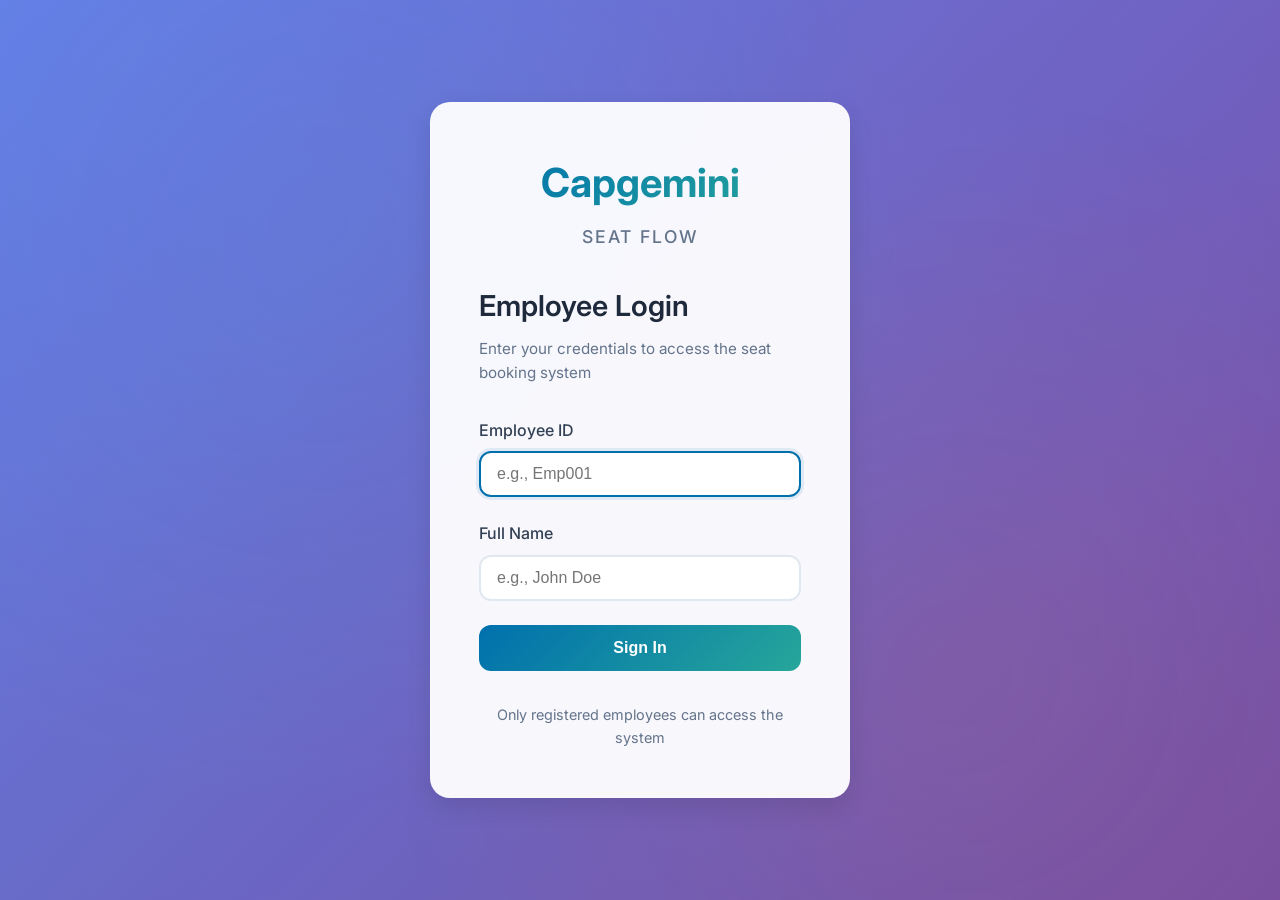
<file: index.html>
<!DOCTYPE html>
<html lang="en">
<head>
    <meta charset="UTF-8">
    <meta name="viewport" content="width=device-width, initial-scale=1.0">
    <title>Capgemini Seat Flow - Employee Login</title>
    <link rel="stylesheet" href="style1.css">
    <link href="https://fonts.googleapis.com/css2?family=Inter:wght@300;400;500;600;700&display=swap" rel="stylesheet">
</head>
<body>
    <div class="container">
        <div class="login-card">
            <div class="brand-header">
                <div class="capgemini-logo">
                    <h1>Capgemini</h1>
                    <span>Seat Flow</span>
                </div>
            </div>
            
            <form id="loginForm" class="login-form">
                <h2>Employee Login</h2>
                <p class="subtitle">Enter your credentials to access the seat booking system</p>
                
                <div class="form-group">
                    <label for="empId">Employee ID</label>
                    <input type="text" id="empId" placeholder="e.g., Emp001" required>
                </div>
                
                <div class="form-group">
                    <label for="empName">Full Name</label>
                    <input type="text" id="empName" placeholder="e.g., John Doe" required>
                </div>
                
                <button type="submit" class="login-btn">
                    <span>Sign In</span>
                    <div class="btn-shimmer"></div>
                </button>
                
                <div id="errorMessage" class="error-message"></div>
            </form>
            
            <div class="login-footer">
                <p>Only registered employees can access the system</p>
            </div>
        </div>
    </div>
    
    <script src="login.js"></script>
</body>
</html>
</file>
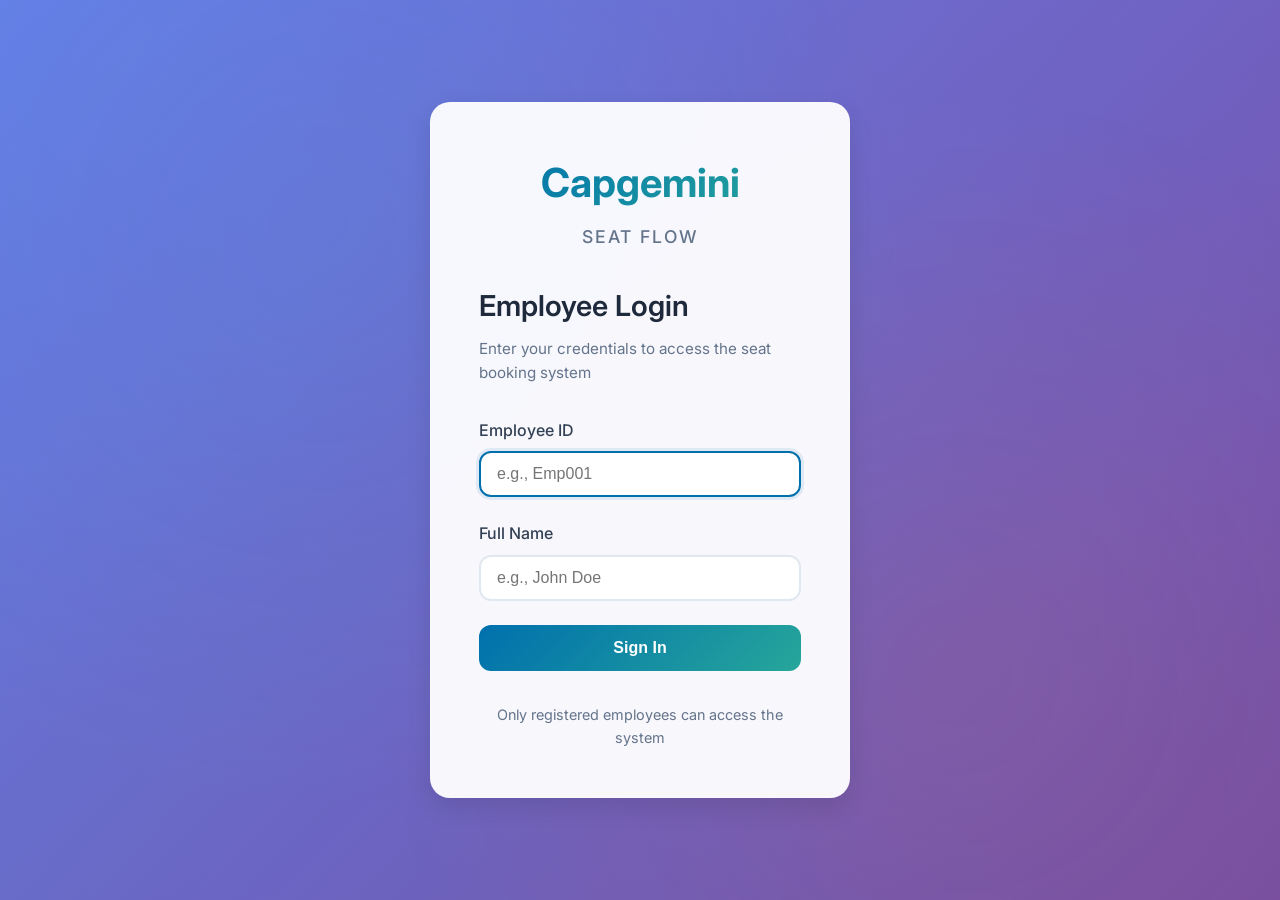
<file: booked.html>
<!DOCTYPE html>
<html lang="en">
<head>
    <meta charset="UTF-8">
    <meta name="viewport" content="width=device-width, initial-scale=1.0">
    <title>Capgemini Seat Flow - My Bookings</title>
    <link rel="stylesheet" href="style1.css">
    <link href="https://fonts.googleapis.com/css2?family=Inter:wght@300;400;500;600;700&display=swap" rel="stylesheet">
</head>
<body>
    <div class="bookings-container">
        <header class="dashboard-header">
            <div class="brand-header">
                <div class="capgemini-logo">
                    <h1>Capgemini</h1>
                    <span>My Bookings</span>
                </div>
            </div>
            <div class="user-info">
                <span id="welcomeUser">Welcome, Employee</span>
                <button onclick="goToDashboard()" class="back-btn">← Dashboard</button>
            </div>
        </header>
        
        <main class="bookings-main">
            <div class="bookings-header">
                <h2>Your Booking History</h2>
                <p>View all your past and current seat bookings</p>
            </div>
            
            <div class="bookings-content">
                <div class="current-booking" id="currentBooking">
                    <!-- Current booking will be displayed here -->
                </div>
                
                <div class="booking-history">
                    <h3>Booking History</h3>
                    <div class="bookings-table-container">
                        <table class="bookings-table">
                            <thead>
                                <tr>
                                    <th>Date</th>
                                    <th>Seat Number</th>
                                    <th>Department</th>
                                    <th>Status</th>
                                </tr>
                            </thead>
                            <tbody id="bookingHistory">
                                <!-- Booking history will be populated by JavaScript -->
                            </tbody>
                        </table>
                    </div>
                </div>
                
                <div class="no-bookings" id="noBookings" style="display: none;">
                    <div class="empty-state">
                        <div class="empty-icon">📅</div>
                        <h3>No Bookings Found</h3>
                        <p>You haven't made any seat bookings yet.</p>
                        <button onclick="goToSeating()" class="action-btn primary">Book Your First Seat</button>
                    </div>
                </div>
            </div>
        </main>
    </div>
    
    <script src="booked.js"></script>
</body>
</html>
</file>
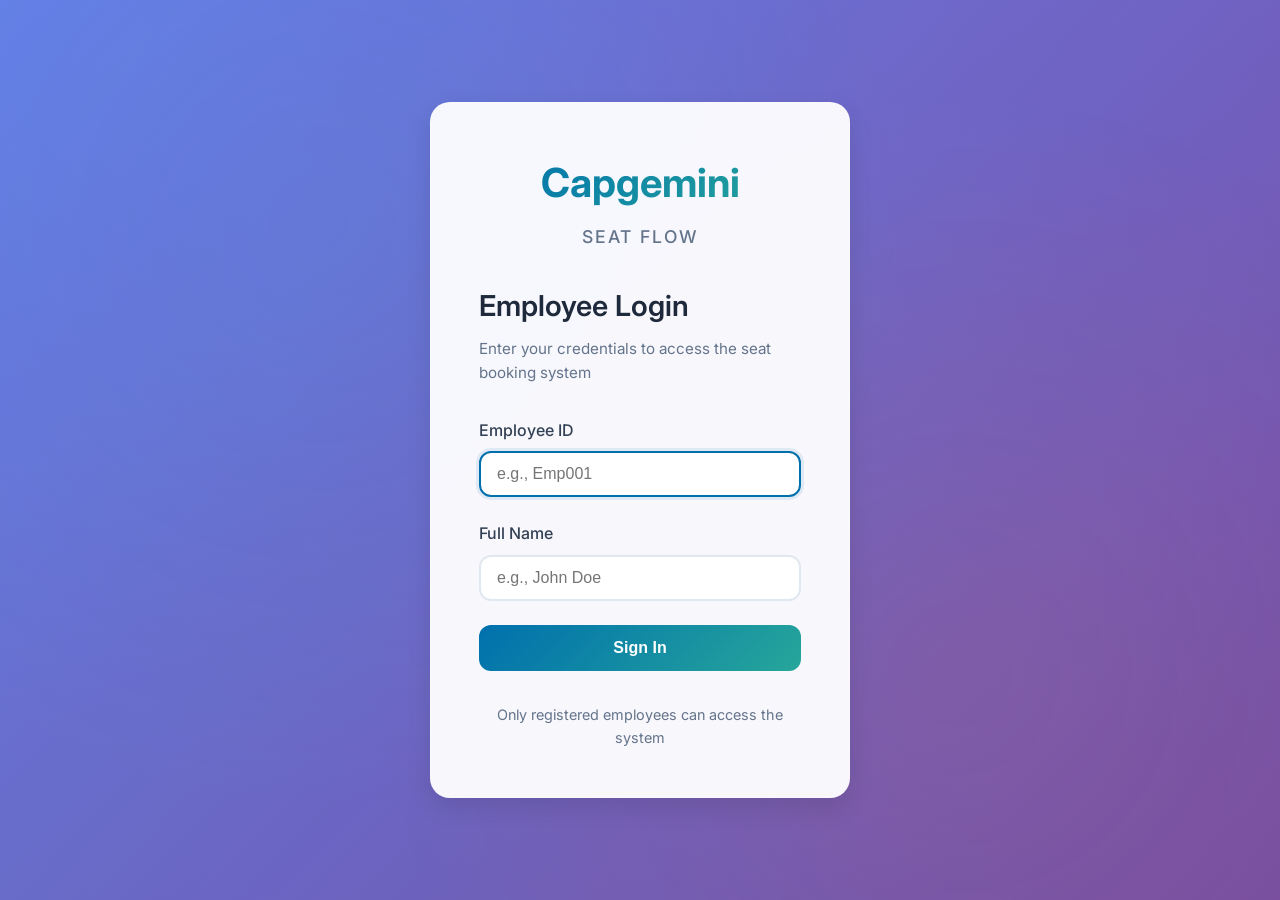
<file: seating.html>
<!DOCTYPE html>
<html lang="en">
<head>
    <meta charset="UTF-8">
    <meta name="viewport" content="width=device-width, initial-scale=1.0">
    <title>Capgemini Seat Flow - Book a Seat</title>
    <link rel="stylesheet" href="style1.css">
    <link href="https://fonts.googleapis.com/css2?family=Inter:wght@300;400;500;600;700&display=swap" rel="stylesheet">
</head>
<body>
    <div class="seating-container">
        <header class="dashboard-header">
            <div class="brand-header">
                <div class="capgemini-logo">
                    <h1>Capgemini</h1>
                    <span>Seat Booking</span>
                </div>
            </div>
            <div class="user-info">
                <span id="welcomeUser">Welcome, Employee</span>
                <button onclick="goToDashboard()" class="back-btn">← Dashboard</button>
            </div>
        </header>
        
        <main class="seating-main">
            <div class="seating-header">
                <h2>Select Your Seat</h2>
                <p class="current-date" id="currentDate"></p>
            </div>
            
            <div class="legend">
                <div class="legend-item">
                    <div class="legend-color dcc"></div>
                    <span>DCC (Seats 23-26)</span>
                </div>
                <div class="legend-item">
                    <div class="legend-color bread"></div>
                    <span>BREAD (Seats 27-29, 38-43)</span>
                </div>
                <div class="legend-item">
                    <div class="legend-color solutions"></div>
                    <span>Solutions (Seats 30-37)</span>
                </div>
                <div class="legend-item">
                    <div class="legend-color cap360"></div>
                    <span>Cap360 (Seats 44-47)</span>
                </div>
                <div class="legend-item">
                    <div class="legend-color booked"></div>
                    <span>Booked</span>
                </div>
            </div>
            
            <div class="seat-grid" id="seatGrid">
                <!-- Seats will be generated by JavaScript -->
            </div>
            
            <div class="booking-info" id="bookingInfo">
                <p></p>
            </div>

            <div class="waitlist-button">
                <button class="" id="waitlist" onclick="addToWaitingList()">
                    Wailist
                </button>
            </div>
        </main>
    </div>
    
    <!-- Tooltip -->
    <div id="tooltip" class="tooltip"></div>
    
    <!-- Confirmation Modal -->
    <div id="confirmModal" class="modal">
        <div class="modal-content">
            <h3>Confirm Booking</h3>
            <p id="confirmText">Do you want to book this seat?</p>
            <div class="modal-actions">
                <button onclick="closeModal()" class="btn-cancel">Cancel</button>
                <button onclick="confirmBooking()" class="btn-confirm">Confirm</button>
            </div>
        </div>
    </div>
    
    <script src="seating.js"></script>
</body>
</html>
</file>
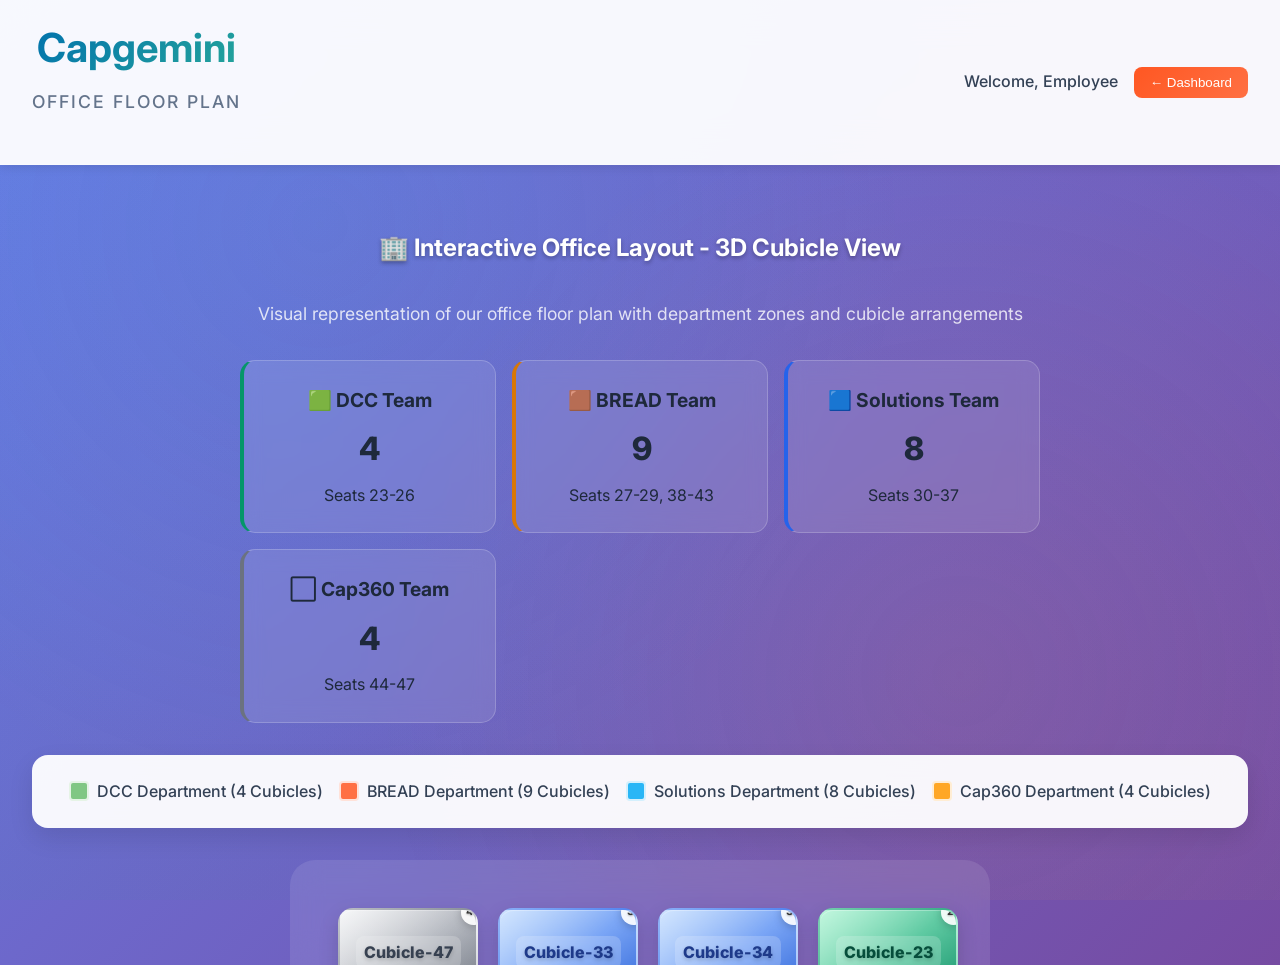
<file: tools_seating.html>
<!DOCTYPE html>
<html lang="en">
<head>
    <meta charset="UTF-8">
    <meta name="viewport" content="width=device-width, initial-scale=1.0">
    <title>Capgemini Seat Flow - Office Layout</title>
    <link rel="stylesheet" href="style1.css">
    <link href="https://fonts.googleapis.com/css2?family=Inter:wght@300;400;500;600;700&display=swap" rel="stylesheet">
    <style>
        .static-seat {
            cursor: default !important;
            opacity: 0.9;
        }
        
        .static-seat:hover {
            transform: translateY(-3px) rotateX(2deg) scale(1.02);
        }
        
        .cubicle-info {
            position: absolute;
            top: -10px;
            right: -10px;
            width: 25px;
            height: 25px;
            background: rgba(255, 255, 255, 0.9);
            border-radius: 50%;
            display: flex;
            align-items: center;
            justify-content: center;
            font-size: 0.7rem;
            font-weight: 700;
            color: #333;
            box-shadow: 0 2px 8px rgba(0, 0, 0, 0.2);
        }
        
        .office-layout-title {
            text-align: center;
            margin: 2rem 0;
            font-size: 1.5rem;
            font-weight: 700;
            color: #fff;
            text-shadow: 0 2px 4px rgba(0, 0, 0, 0.3);
        }
        
        .layout-description {
            text-align: center;
            color: rgba(255, 255, 255, 0.8);
            margin-bottom: 2rem;
            font-size: 1.1rem;
        }
        
        .department-stats {
            display: grid;
            grid-template-columns: repeat(auto-fit, minmax(200px, 1fr));
            gap: 1rem;
            margin: 2rem auto;
            max-width: 800px;
        }
        
        .dept-card {
            background: rgba(255, 255, 255, 0.1);
            padding: 1.5rem;
            border-radius: 15px;
            backdrop-filter: blur(10px);
            text-align: center;
            border: 1px solid rgba(255, 255, 255, 0.2);
        }
        
        .dept-card h3 {
            margin: 0 0 0.5rem 0;
            font-size: 1.2rem;
            font-weight: 700;
        }
        
        .dept-card .seat-count {
            font-size: 2rem;
            font-weight: 800;
            margin: 0.5rem 0;
        }
        
        .dept-card.dcc { border-left: 4px solid #059669; }
        .dept-card.bread { border-left: 4px solid #d97706; }
        .dept-card.solutions { border-left: 4px solid #2563eb; }
        .dept-card.cap360 { border-left: 4px solid #6b7280; }
    </style>
</head>
<body>
    <div class="seatplan-container">
        <header class="dashboard-header">
            <div class="brand-header">
                <div class="capgemini-logo">
                    <h1>Capgemini</h1>
                    <span>Office Floor Plan</span>
                </div>
            </div>
            <div class="user-info">
                <span id="welcomeUser">Welcome, Employee</span>
                <button onclick="goToDashboard()" class="back-btn">← Dashboard</button>
            </div>
        </header>
        
        <main class="dashboard-main">
            <div class="office-layout-title">
                🏢 Interactive Office Layout - 3D Cubicle View
            </div>
            <div class="layout-description">
                Visual representation of our office floor plan with department zones and cubicle arrangements
            </div>
            
            <div class="department-stats">
                <div class="dept-card dcc">
                    <h3>🟩 DCC Team</h3>
                    <div class="seat-count">4</div>
                    <p>Seats 23-26</p>
                </div>
                <div class="dept-card bread">
                    <h3>🟫 BREAD Team</h3>
                    <div class="seat-count">9</div>
                    <p>Seats 27-29, 38-43</p>
                </div>
                <div class="dept-card solutions">
                    <h3>🟦 Solutions Team</h3>
                    <div class="seat-count">8</div>
                    <p>Seats 30-37</p>
                </div>
                <div class="dept-card cap360">
                    <h3>⬜ Cap360 Team</h3>
                    <div class="seat-count">4</div>
                    <p>Seats 44-47</p>
                </div>
            </div>
            
            <div class="legend">
                <div class="legend-item">
                    <div class="legend-color dcc"></div>
                    <span>DCC Department (4 Cubicles)</span>
                </div>
                <div class="legend-item">
                    <div class="legend-color bread"></div>
                    <span>BREAD Department (9 Cubicles)</span>
                </div>
                <div class="legend-item">
                    <div class="legend-color solutions"></div>
                    <span>Solutions Department (8 Cubicles)</span>
                </div>
                <div class="legend-item">
                    <div class="legend-color cap360"></div>
                    <span>Cap360 Department (4 Cubicles)</span>
                </div>
            </div>
            
            <div class="seat-grid" id="staticSeatGrid">
                <!-- Static 3D cubicle layout will be generated by JavaScript -->
            </div>
            
            <div style="text-align: center; margin-top: 2rem; color: rgba(255, 255, 255, 0.7);">
                <p>💡 <strong>Total Office Capacity:</strong> 25 Workstations | <strong>Layout:</strong> 7×4 Grid with Strategic Department Clustering</p>
            </div>
        </main>
    </div>
    
    <script>
        // Static seat layout - exact same as seating.js
        const seatLayout = [
            [47, 33, 34, 23],
            [46, 32, 35, null],
            [45, 31, 36, null],
            [44, 30, 37, null],
            [43, 29, 38, 24],
            [42, 28, 39, 25],
            [41, 27, 40, 26]
        ];

        const seatConfig = {
            23: { department: 'dcc' }, 24: { department: 'dcc' }, 25: { department: 'dcc' }, 26: { department: 'dcc' },
            27: { department: 'bread' }, 28: { department: 'bread' }, 29: { department: 'bread' },
            30: { department: 'solutions' }, 31: { department: 'solutions' }, 32: { department: 'solutions' }, 33: { department: 'solutions' },
            34: { department: 'solutions' }, 35: { department: 'solutions' }, 36: { department: 'solutions' }, 37: { department: 'solutions' },
            38: { department: 'bread' }, 39: { department: 'bread' }, 40: { department: 'bread' }, 41: { department: 'bread' }, 42: { department: 'bread' }, 43: { department: 'bread' },
            44: { department: 'cap360' }, 45: { department: 'cap360' }, 46: { department: 'cap360' }, 47: { department: 'cap360' }
        };

        function renderStaticSeatGrid() {
            const seatGrid = document.getElementById('staticSeatGrid');
            seatGrid.innerHTML = '';
            
            seatLayout.forEach(row => {
                row.forEach(seatNumber => {
                    const seatElement = createStaticCubicle(seatNumber);
                    seatGrid.appendChild(seatElement);
                });
            });
        }

        function createStaticCubicle(seatNumber) {
            const cubicleDiv = document.createElement('div');
            
            if (!seatNumber || !seatConfig[seatNumber]) {
                cubicleDiv.className = 'empty-space';
                return cubicleDiv;
            }
            
            const config = seatConfig[seatNumber];
            cubicleDiv.className = `seat ${config.department} static-seat`;
            
            cubicleDiv.innerHTML = `
                <div class="seat-number">Cubicle-${seatNumber}</div>
                <div class="seat-status">${getDepartmentName(config.department)} Dept</div>
                <div class="cubicle-info">${seatNumber}</div>
            `;
            
            // Add hover effect with department info
            cubicleDiv.addEventListener('mouseenter', function() {
                this.style.transform = 'translateY(-8px) rotateX(10deg) scale(1.08)';
                this.style.boxShadow = '0 20px 40px rgba(0, 0, 0, 0.3), 0 0 40px rgba(var(--seat-glow), 0.5)';
            });
            
            cubicleDiv.addEventListener('mouseleave', function() {
                this.style.transform = '';
                this.style.boxShadow = '';
            });
            
            return cubicleDiv;
        }

        function getDepartmentName(dept) {
            const names = {
                'dcc': 'DCC',
                'bread': 'BREAD', 
                'solutions': 'Solutions',
                'cap360': 'Cap360'
            };
            return names[dept] || dept;
        }

        function goToDashboard() {
            window.location.href = 'dashboard.html';
        }

        // Set welcome message
        const currentUser = JSON.parse(localStorage.getItem('currentUser'));
        if (currentUser) {
            document.getElementById('welcomeUser').textContent = `Welcome, ${currentUser.name}`;
        }

        // Initialize static 3D layout
        document.addEventListener('DOMContentLoaded', function() {
            renderStaticSeatGrid();
            
            // Add subtle animation to cubicles on load
            setTimeout(() => {
                const seats = document.querySelectorAll('.static-seat');
                seats.forEach((seat, index) => {
                    setTimeout(() => {
                        seat.style.opacity = '1';
                        seat.style.transform = 'translateY(0)';
                    }, index * 50);
                });
            }, 100);
        });
    </script>
</body>
</html>
</file>
<file: style1.css>
/* Capgemini Seat Flow - Warm & Cool Color Palette */
:root {
    /* Capgemini Brand Colors with Warm/Cool Palette */
    --primary-blue: #0070ad;
    --primary-blue-light: #40a9e0;
    --primary-blue-dark: #003d7a;
    
    /* Warm Colors */
    --warm-orange: #ff7043;
    --warm-coral: #ff5722;
    --warm-peach: #ffab91;
    --warm-gold: #ffa726;
    --warm-yellow: #ffcc02;
    
    /* Cool Colors */
    --cool-teal: #26a69a;
    --cool-mint: #4db6ac;
    --cool-sky: #29b6f6;
    --cool-lavender: #9575cd;
    --cool-sage: #81c784;
    
    /* Neutral & Support Colors */
    --white: #ffffff;
    --light-gray: #f8fafc;
    --medium-gray: #64748b;
    --dark-gray: #334155;
    --charcoal: #1e293b;
    
    /* Department Colors */
    --dcc-color: var(--cool-sage);
    --bread-color: var(--warm-orange);
    --solutions-color: var(--cool-sky);
    --cap360-color: var(--warm-gold);
    
    /* Status Colors */
    --success: #10b981;
    --warning: var(--warm-yellow);
    --error: #ef4444;
    --info: var(--cool-teal);
    
    /* Background & Shadow */
    --bg-gradient: linear-gradient(135deg, #667eea 0%, #764ba2 100%);
    --card-shadow: 0 10px 25px rgba(0, 0, 0, 0.1);
    --hover-shadow: 0 15px 35px rgba(0, 0, 0, 0.15);
    
    /* Border Radius */
    --radius-sm: 8px;
    --radius-md: 12px;
    --radius-lg: 16px;
    --radius-xl: 20px;
}

* {
    margin: 0;
    padding: 0;
    box-sizing: border-box;
}

body {
    font-family: 'Inter', -apple-system, BlinkMacSystemFont, sans-serif;
    background: var(--bg-gradient);
    min-height: 100vh;
    color: var(--charcoal);
    line-height: 1.6;
}

/* Capgemini Background Pattern */
body::before {
    content: '';
    position: fixed;
    top: 0;
    left: 0;
    width: 100%;
    height: 100%;
    background-image: 
        radial-gradient(circle at 25% 25%, rgba(64, 169, 224, 0.1) 0%, transparent 50%),
        radial-gradient(circle at 75% 75%, rgba(255, 112, 67, 0.1) 0%, transparent 50%),
        linear-gradient(45deg, rgba(38, 166, 154, 0.05) 0%, rgba(149, 117, 205, 0.05) 100%);
    z-index: -1;
}

/* Container Styles */
.container {
    display: flex;
    justify-content: center;
    align-items: center;
    min-height: 100vh;
    padding: 20px;
    overflow-x: hidden;
}

/* Fix scrolling issues */
html, body {
    overflow-x: hidden;
    max-width: 100vw;
}

/* Brand Header */
.brand-header {
    text-align: center;
    margin-bottom: 2rem;
}

.capgemini-logo h1 {
    font-size: 2.5rem;
    font-weight: 700;
    background: linear-gradient(135deg, var(--primary-blue) 0%, var(--cool-teal) 100%);
    -webkit-background-clip: text;
    -webkit-text-fill-color: transparent;
    background-clip: text;
    margin-bottom: 0.5rem;
}

.capgemini-logo span {
    font-size: 1.1rem;
    color: var(--medium-gray);
    font-weight: 500;
    text-transform: uppercase;
    letter-spacing: 2px;
}

/* Login Card */
.login-card {
    background: rgba(255, 255, 255, 0.95);
    backdrop-filter: blur(20px);
    border-radius: var(--radius-xl);
    padding: 3rem;
    box-shadow: var(--card-shadow);
    width: 100%;
    max-width: 420px;
    border: 1px solid rgba(255, 255, 255, 0.2);
}

.login-form h2 {
    color: var(--charcoal);
    margin-bottom: 0.5rem;
    font-size: 1.8rem;
    font-weight: 600;
}

.subtitle {
    color: var(--medium-gray);
    margin-bottom: 2rem;
    font-size: 0.95rem;
}

/* Form Styles */
.form-group {
    margin-bottom: 1.5rem;
}

.form-group label {
    display: block;
    margin-bottom: 0.5rem;
    font-weight: 500;
    color: var(--dark-gray);
}

.form-group input {
    width: 100%;
    padding: 12px 16px;
    border: 2px solid #e2e8f0;
    border-radius: var(--radius-md);
    font-size: 1rem;
    transition: all 0.3s ease;
    background: var(--white);
}

.form-group input:focus {
    outline: none;
    border-color: var(--primary-blue);
    box-shadow: 0 0 0 3px rgba(0, 112, 173, 0.1);
}

/* Button Styles */
.login-btn {
    width: 100%;
    padding: 14px 20px;
    background: linear-gradient(135deg, var(--primary-blue) 0%, var(--cool-teal) 100%);
    color: var(--white);
    border: none;
    border-radius: var(--radius-md);
    font-size: 1rem;
    font-weight: 600;
    cursor: pointer;
    position: relative;
    overflow: hidden;
    transition: transform 0.3s ease;
}

.login-btn:hover {
    transform: translateY(-2px);
    box-shadow: var(--hover-shadow);
}

.btn-shimmer {
    position: absolute;
    top: 0;
    left: -100%;
    width: 100%;
    height: 100%;
    background: linear-gradient(90deg, transparent, rgba(255, 255, 255, 0.3), transparent);
    transition: left 0.6s ease;
}

.login-btn:hover .btn-shimmer {
    left: 100%;
}

/* Error Message */
.error-message {
    color: var(--error);
    font-size: 0.9rem;
    margin-top: 1rem;
    padding: 10px;
    background: rgba(239, 68, 68, 0.1);
    border-radius: var(--radius-sm);
    border-left: 4px solid var(--error);
    display: none;
}

.login-footer {
    text-align: center;
    margin-top: 2rem;
    color: var(--medium-gray);
    font-size: 0.9rem;
}

/* Dashboard Styles */
.dashboard-container,
.seating-container,
.bookings-container,
.admin-container,
.seatplan-container {
    min-height: 100vh;
    background: transparent;
    overflow-x: hidden;
    width: 100%;
    max-width: 100vw;
}

.dashboard-header {
    background: rgba(255, 255, 255, 0.95);
    backdrop-filter: blur(20px);
    padding: 1rem 2rem;
    display: flex;
    justify-content: space-between;
    align-items: center;
    border-bottom: 1px solid rgba(255, 255, 255, 0.2);
    box-shadow: 0 2px 10px rgba(0, 0, 0, 0.1);
}

.user-info {
    display: flex;
    align-items: center;
    gap: 1rem;
    color: var(--dark-gray);
    font-weight: 500;
}

.logout-btn,
.back-btn {
    padding: 8px 16px;
    background: linear-gradient(135deg, var(--warm-coral) 0%, var(--warm-orange) 100%);
    color: var(--white);
    border: none;
    border-radius: var(--radius-sm);
    cursor: pointer;
    font-weight: 500;
    transition: all 0.3s ease;
}

.logout-btn:hover,
.back-btn:hover {
    transform: translateY(-1px);
    box-shadow: 0 4px 15px rgba(255, 87, 34, 0.3);
}

/* Dashboard Main */
.dashboard-main {
    padding: 2rem;
    max-width: 1400px;
    margin: 0 auto;
    overflow-y: auto;
    max-height: calc(100vh - 100px);
}

/* Stats Grid */
.stats-grid {
    display: grid;
    grid-template-columns: repeat(auto-fit, minmax(250px, 1fr));
    gap: 1.5rem;
    margin-bottom: 2rem;
}

.stat-card {
    background: rgba(255, 255, 255, 0.95);
    backdrop-filter: blur(20px);
    padding: 1.5rem;
    border-radius: var(--radius-lg);
    box-shadow: var(--card-shadow);
    display: flex;
    align-items: center;
    gap: 1rem;
    border: 1px solid rgba(255, 255, 255, 0.2);
    transition: transform 0.3s ease;
}

.stat-card:hover {
    transform: translateY(-5px);
    box-shadow: var(--hover-shadow);
}

.stat-icon {
    font-size: 2rem;
    display: flex;
    align-items: center;
    justify-content: center;
    width: 60px;
    height: 60px;
    border-radius: var(--radius-md);
    background: linear-gradient(135deg, var(--cool-mint) 0%, var(--cool-teal) 100%);
}

.stat-info h3 {
    color: var(--dark-gray);
    font-size: 0.9rem;
    font-weight: 500;
    margin-bottom: 0.25rem;
}

.stat-number {
    font-size: 2rem;
    font-weight: 700;
    color: var(--primary-blue);
}

/* Charts Grid */
.charts-grid {
    display: grid;
    grid-template-columns: repeat(auto-fit, minmax(350px, 1fr));
    gap: 1.5rem;
    margin-bottom: 2rem;
}

.chart-card {
    background: rgba(255, 255, 255, 0.95);
    backdrop-filter: blur(20px);
    padding: 1.5rem;
    border-radius: var(--radius-lg);
    box-shadow: var(--card-shadow);
    border: 1px solid rgba(255, 255, 255, 0.2);
}

.chart-card h3 {
    color: var(--dark-gray);
    margin-bottom: 1rem;
    font-weight: 600;
}

/* Action Buttons */
.action-buttons {
    display: grid;
    grid-template-columns: repeat(auto-fit, minmax(200px, 1fr));
    gap: 1rem;
    margin-top: 2rem;
}

.action-btn {
    padding: 1rem 1.5rem;
    border: none;
    border-radius: var(--radius-md);
    font-weight: 600;
    cursor: pointer;
    transition: all 0.3s ease;
    font-size: 1rem;
    display: flex;
    align-items: center;
    justify-content: center;
    gap: 0.5rem;
}

.action-btn.primary {
    background: linear-gradient(135deg, var(--primary-blue) 0%, var(--cool-sky) 100%);
    color: var(--white);
}

.action-btn.secondary {
    background: linear-gradient(135deg, var(--cool-teal) 0%, var(--cool-mint) 100%);
    color: var(--white);
}

.action-btn.tertiary {
    background: linear-gradient(135deg, var(--warm-gold) 0%, var(--warm-yellow) 100%);
    color: var(--charcoal);
}

.action-btn.quaternary {
    background: linear-gradient(135deg, var(--cool-lavender) 0%, var(--primary-blue-light) 100%);
    color: var(--white);
}

.action-btn:hover {
    transform: translateY(-3px);
    box-shadow: var(--hover-shadow);
}

.admin-panel-hide{
    display: none;
}

/* Seating Styles */
.seating-main {
    padding: 2rem;
    max-width: 1200px;
    margin: 0 auto;
}

.seating-header {
    text-align: center;
    margin-bottom: 2rem;
    background: rgba(255, 255, 255, 0.95);
    backdrop-filter: blur(20px);
    padding: 2rem;
    border-radius: var(--radius-lg);
    box-shadow: var(--card-shadow);
}

.seating-header h2 {
    color: var(--charcoal);
    margin-bottom: 0.5rem;
    font-size: 2rem;
    font-weight: 700;
}

.current-date {
    color: var(--primary-blue);
    font-weight: 600;
    font-size: 1.1rem;
}

/* Legend */
.legend {
    display: flex;
    flex-wrap: wrap;
    justify-content: center;
    gap: 1rem;
    margin-bottom: 2rem;
    background: rgba(255, 255, 255, 0.95);
    backdrop-filter: blur(20px);
    padding: 1.5rem;
    border-radius: var(--radius-lg);
    box-shadow: var(--card-shadow);
}

.legend-item {
    display: flex;
    align-items: center;
    gap: 0.5rem;
    font-weight: 500;
    color: var(--dark-gray);
}

.legend-color {
    width: 20px;
    height: 20px;
    border-radius: 4px;
    border: 2px solid rgba(255, 255, 255, 0.8);
}

.legend-color.dcc { background: var(--dcc-color); }
.legend-color.bread { background: var(--bread-color); }
.legend-color.solutions { background: var(--solutions-color); }
.legend-color.cap360 { background: var(--cap360-color); }
.legend-color.booked { background: var(--medium-gray); }

/* Seat Grid - 3D Cubicle Layout */
.seat-grid {
    display: grid;
    grid-template-columns: repeat(4, 1fr);
    gap: 20px;
    max-width: 700px;
    margin: 2rem auto;
    padding: 3rem;
    background: rgba(255, 255, 255, 0.1);
    border-radius: 25px;
    backdrop-filter: blur(15px);
    perspective: 1000px;
}

.seat {
    width: 140px;
    height: 120px;
    border-radius: 15px;
    display: flex;
    flex-direction: column;
    align-items: center;
    justify-content: center;
    cursor: pointer;
    transition: all 0.4s cubic-bezier(0.4, 0, 0.2, 1);
    font-size: 0.9rem;
    font-weight: 700;
    position: relative;
    overflow: hidden;
    transform-style: preserve-3d;
    
    /* 3D Cubicle Effect */
    box-shadow: 
        0 8px 20px rgba(0, 0, 0, 0.15),
        inset 0 1px 0 rgba(255, 255, 255, 0.3),
        inset 0 -1px 0 rgba(0, 0, 0, 0.1);
    
    /* Cubicle-like gradient */
    background: linear-gradient(145deg, var(--seat-color-light), var(--seat-color-dark));
    border: 2px solid rgba(255, 255, 255, 0.2);
}

.seat::before {
    content: '';
    position: absolute;
    top: 0;
    left: 0;
    right: 0;
    bottom: 0;
    background: linear-gradient(135deg, rgba(255, 255, 255, 0.3) 0%, transparent 50%, rgba(0, 0, 0, 0.1) 100%);
    pointer-events: none;
    transition: opacity 0.3s ease;
}

.seat::after {
    content: '';
    position: absolute;
    bottom: -2px;
    left: 50%;
    transform: translateX(-50%);
    width: 80%;
    height: 6px;
    background: rgba(0, 0, 0, 0.2);
    border-radius: 50%;
    filter: blur(3px);
    transition: all 0.3s ease;
}

.seat:hover {
    transform: translateY(-8px) rotateX(5deg) scale(1.05);
    box-shadow: 
        0 15px 35px rgba(0, 0, 0, 0.25),
        0 0 30px rgba(var(--seat-glow), 0.4),
        inset 0 1px 0 rgba(255, 255, 255, 0.4);
}

.seat:hover::after {
    width: 90%;
    opacity: 0.8;
}

.seat.booked {
    cursor: not-allowed;
    opacity: 0.6;
    transform: scale(0.95);
}

.seat.booked:hover {
    transform: scale(0.95);
}

.seat:hover:not(.booked) {
    transform: translateY(-3px);
    box-shadow: var(--hover-shadow);
}

/* Department Colors with 3D Variables */
.seat.dcc {
    --seat-color-light: #a7f3d0;
    --seat-color-dark: #059669;
    --seat-glow: 5, 150, 105;
    background: linear-gradient(145deg, var(--seat-color-light), var(--seat-color-dark));
    color: #064e3b;
    text-shadow: 0 1px 2px rgba(0, 0, 0, 0.3);
}

.seat.bread {
    --seat-color-light: #fde68a;
    --seat-color-dark: #d97706;
    --seat-glow: 217, 119, 6;
    background: linear-gradient(145deg, var(--seat-color-light), var(--seat-color-dark));
    color: #92400e;
    text-shadow: 0 1px 2px rgba(0, 0, 0, 0.3);
}

.seat.solutions {
    --seat-color-light: #bfdbfe;
    --seat-color-dark: #2563eb;
    --seat-glow: 37, 99, 235;
    background: linear-gradient(145deg, var(--seat-color-light), var(--seat-color-dark));
    color: #1e3a8a;
    text-shadow: 0 1px 2px rgba(0, 0, 0, 0.3);
}

.seat.cap360 {
    --seat-color-light: #f3f4f6;
    --seat-color-dark: #6b7280;
    --seat-glow: 107, 114, 128;
    background: linear-gradient(145deg, var(--seat-color-light), var(--seat-color-dark));
    color: #374151;
    text-shadow: 0 1px 2px rgba(0, 0, 0, 0.3);
}

.seat.booked {
    --seat-color-light: #fca5a5 !important;
    --seat-color-dark: #dc2626 !important;
    --seat-glow: 220, 38, 38;
    background: linear-gradient(145deg, var(--seat-color-light), var(--seat-color-dark)) !important;
    color: #7f1d1d !important;
    text-shadow: 0 1px 2px rgba(0, 0, 0, 0.4) !important;
}

.seat-number {
    font-size: 1rem;
    font-weight: 800;
    margin-bottom: 0.5rem;
    text-shadow: 0 2px 4px rgba(0, 0, 0, 0.2);
    background: rgba(255, 255, 255, 0.2);
    padding: 4px 8px;
    border-radius: 8px;
    backdrop-filter: blur(5px);
}

.seat-status, .seat-employee {
    font-size: 0.75rem;
    opacity: 0.95;
    text-align: center;
    font-weight: 600;
    background: rgba(0, 0, 0, 0.1);
    padding: 2px 6px;
    border-radius: 6px;
    backdrop-filter: blur(3px);
}

/* Empty spaces in layout */
.empty-space {
    aspect-ratio: 1;
    min-height: 80px;
}

/* Booking Info */
.booking-info {
    text-align: center;
    background: rgba(255, 255, 255, 0.95);
    backdrop-filter: blur(20px);
    padding: 1rem;
    border-radius: var(--radius-md);
    color: var(--dark-gray);
    font-weight: 500;
}

/* Waitlist button */

.waitlist-button {
    display: flex;
    justify-content: center;
    align-items: center;
    margin: 20px 0;
}

#waitlist {
    background: linear-gradient(135deg, #4A90E2, #357ABD);
    color: #fff;
    border: none;
    padding: 12px 24px;
    font-size: 1rem;
    font-weight: 600;
    border-radius: 8px;
    box-shadow: 0 4px 10px rgba(0, 0, 0, 0.15);
    cursor: pointer;
    transition: all 0.3s ease;
    letter-spacing: 0.5px;
}

#waitlist:hover {
    background: linear-gradient(135deg, #5AA3F5, #3D85D6);
    transform: translateY(-2px);
    box-shadow: 0 6px 14px rgba(0, 0, 0, 0.2);
}

#waitlist:active {
    transform: translateY(0);
    box-shadow: 0 2px 6px rgba(0, 0, 0, 0.1);
}

#waitlist:disabled{
    opacity: 0.5;
}


/* Tooltip */
.tooltip {
    position: absolute;
    background: var(--charcoal);
    color: var(--white);
    padding: 8px 12px;
    border-radius: var(--radius-sm);
    font-size: 0.9rem;
    z-index: 1000;
    pointer-events: none;
    opacity: 0;
    transition: opacity 0.3s ease;
    box-shadow: var(--card-shadow);
}

.tooltip.show {
    opacity: 1;
}

/* Modal */
.modal {
    position: fixed;
    top: 0;
    left: 0;
    width: 100%;
    height: 100%;
    background: rgba(0, 0, 0, 0.6);
    display: none;
    justify-content: center;
    align-items: center;
    z-index: 2000;
    backdrop-filter: blur(5px);
}

.modal.show {
    display: flex;
}

.modal-content {
    background: var(--white);
    padding: 2rem;
    border-radius: var(--radius-lg);
    box-shadow: var(--hover-shadow);
    max-width: 400px;
    width: 90%;
    text-align: center;
}

.modal-content h3 {
    color: var(--charcoal);
    margin-bottom: 1rem;
    font-size: 1.4rem;
}

.modal-actions {
    display: flex;
    gap: 1rem;
    margin-top: 1.5rem;
}

.btn-cancel,
.btn-confirm,
.btn-delete {
    flex: 1;
    padding: 10px 20px;
    border: none;
    border-radius: var(--radius-sm);
    font-weight: 600;
    cursor: pointer;
    transition: all 0.3s ease;
}

.btn-cancel {
    background: var(--light-gray);
    color: var(--dark-gray);
}

.btn-confirm {
    background: var(--success);
    color: var(--white);
}

.btn-delete {
    background: var(--error);
    color: var(--white);
}

.btn-cancel:hover,
.btn-confirm:hover,
.btn-delete:hover {
    transform: translateY(-2px);
}

/* Bookings Table */
.bookings-table-container,
.admin-table-container {
    background: rgba(255, 255, 255, 0.95);
    backdrop-filter: blur(20px);
    border-radius: var(--radius-lg);
    box-shadow: var(--card-shadow);
    overflow: hidden;
    margin-top: 1rem;
}

.bookings-table,
.admin-table {
    width: 100%;
    border-collapse: collapse;
}

.bookings-table th,
.bookings-table td,
.admin-table th,
.admin-table td {
    padding: 1rem;
    text-align: left;
    border-bottom: 1px solid rgba(0, 0, 0, 0.1);
}

.bookings-table th,
.admin-table th {
    background: linear-gradient(135deg, var(--primary-blue) 0%, var(--cool-teal) 100%);
    color: var(--white);
    font-weight: 600;
    text-transform: uppercase;
    font-size: 0.9rem;
    letter-spacing: 0.5px;
}

.bookings-table tr:hover,
.admin-table tr:hover {
    background: rgba(0, 112, 173, 0.05);
}

/* Current Booking */
.current-booking {
    background: linear-gradient(135deg, var(--cool-mint) 0%, var(--cool-teal) 100%);
    color: var(--white);
    padding: 1.5rem;
    border-radius: var(--radius-lg);
    margin-bottom: 2rem;
    text-align: center;
    box-shadow: var(--card-shadow);
}

.current-booking h3 {
    margin-bottom: 0.5rem;
    font-size: 1.4rem;
}

/* Empty State */
.empty-state {
    text-align: center;
    padding: 3rem;
    background: rgba(255, 255, 255, 0.95);
    backdrop-filter: blur(20px);
    border-radius: var(--radius-lg);
    box-shadow: var(--card-shadow);
}

.empty-icon {
    font-size: 4rem;
    margin-bottom: 1rem;
}

.empty-state h3 {
    color: var(--dark-gray);
    margin-bottom: 0.5rem;
    font-size: 1.5rem;
}

.empty-state p {
    color: var(--medium-gray);
    margin-bottom: 2rem;
}

/* Admin Controls */
.admin-controls {
    display: flex;
    justify-content: space-between;
    align-items: center;
    background: rgba(255, 255, 255, 0.95);
    backdrop-filter: blur(20px);
    padding: 1.5rem;
    border-radius: var(--radius-lg);
    box-shadow: var(--card-shadow);
    margin-bottom: 2rem;
    flex-wrap: wrap;
    gap: 1rem;
}

.filter-group {
    display: flex;
    align-items: center;
    gap: 0.5rem;
}

.filter-group label {
    font-weight: 500;
    color: var(--dark-gray);
}

.filter-group input {
    padding: 8px 12px;
    border: 2px solid #e2e8f0;
    border-radius: var(--radius-sm);
    font-size: 0.9rem;
}

.summary-stats {
    display: flex;
    gap: 2rem;
}

.mini-stat {
    display: flex;
    flex-direction: column;
    align-items: center;
    gap: 0.25rem;
}

.mini-stat-label {
    font-size: 0.8rem;
    color: var(--medium-gray);
    font-weight: 500;
}

.mini-stat-value {
    font-size: 1.5rem;
    font-weight: 700;
    color: var(--primary-blue);
}

/* Static Seat Plan */
.static-seat-grid {
    display: flex;
    flex-direction: column;
    gap: 1rem;
    max-width: 900px;
    margin: 0 auto 2rem;
    background: rgba(255, 255, 255, 0.95);
    backdrop-filter: blur(20px);
    padding: 2rem;
    border-radius: var(--radius-lg);
    box-shadow: var(--card-shadow);
}

.seat-row {
    display: grid;
    grid-template-columns: repeat(7, 1fr);
    gap: 1rem;
}

.static-seat-grid .seat {
    min-height: 100px;
    display: flex;
    flex-direction: column;
    align-items: center;
    justify-content: center;
    border-radius: var(--radius-md);
    font-weight: 600;
    border: 2px solid rgba(255, 255, 255, 0.3);
    cursor: default;
    font-size: 1.1rem;
}

.seat.dcc-dept { background: var(--dcc-color); color: var(--white); }
.seat.bread-dept { background: var(--bread-color); color: var(--white); }
.seat.solutions-dept { background: var(--solutions-color); color: var(--white); }
.seat.cap360-dept { background: var(--cap360-color); color: var(--charcoal); }

.empty-space {
    background: transparent;
    border: none;
}

.legend-large {
    display: grid;
    grid-template-columns: repeat(auto-fit, minmax(200px, 1fr));
    gap: 1rem;
    margin-bottom: 2rem;
    background: rgba(255, 255, 255, 0.95);
    backdrop-filter: blur(20px);
    padding: 1.5rem;
    border-radius: var(--radius-lg);
    box-shadow: var(--card-shadow);
}

.legend-large .legend-item {
    display: flex;
    flex-direction: column;
    align-items: center;
    gap: 0.5rem;
    text-align: center;
    padding: 1rem;
    border-radius: var(--radius-md);
    background: rgba(255, 255, 255, 0.5);
}

.legend-large .legend-color {
    width: 40px;
    height: 40px;
    border-radius: var(--radius-sm);
}

.legend-large small {
    color: var(--medium-gray);
    font-size: 0.8rem;
}

/* Responsive Design */
@media (max-width: 768px) {
    .dashboard-header {
        flex-direction: column;
        gap: 1rem;
        text-align: center;
    }
    
    .capgemini-logo h1 {
        font-size: 2rem;
    }
    
    .stats-grid {
        grid-template-columns: 1fr;
    }
    
    .charts-grid {
        grid-template-columns: 1fr;
    }
    
    .action-buttons {
        grid-template-columns: 1fr;
    }
    
    .seat-grid {
        grid-template-columns: repeat(4, 1fr);
        gap: 0.5rem;
        padding: 1rem;
    }
    
    .seat {
        min-height: 60px;
        font-size: 0.9rem;
    }
    
    .admin-controls {
        flex-direction: column;
        align-items: stretch;
    }
    
    .summary-stats {
        justify-content: center;
    }
    
    .seat-row {
        grid-template-columns: repeat(4, 1fr);
    }
    
    .legend-large {
        grid-template-columns: 1fr;
    }
}

@media (max-width: 480px) {
    .login-card {
        padding: 2rem;
        margin: 1rem;
    }
    
    .dashboard-main,
    .seating-main,
    .bookings-main,
    .admin-main,
    .seatplan-main {
        padding: 1rem;
    }
    
    .seat-grid {
        grid-template-columns: repeat(3, 1fr);
    }
    
    .modal-content {
        padding: 1.5rem;
    }
    
    .modal-actions {
        flex-direction: column;
    }
}

/* Animation Classes */
@keyframes fadeIn {
    from { opacity: 0; transform: translateY(20px); }
    to { opacity: 1; transform: translateY(0); }
}

@keyframes slideIn {
    from { transform: translateX(-100%); }
    to { transform: translateX(0); }
}

@keyframes pulse {
    0%, 100% { transform: scale(1); }
    50% { transform: scale(1.05); }
}

.fade-in {
    animation: fadeIn 0.6s ease;
}

.slide-in {
    animation: slideIn 0.5s ease;
}

.pulse {
    animation: pulse 2s ease-in-out infinite;
}

/* Status Badges */
.status-badge {
    padding: 4px 8px;
    border-radius: 12px;
    font-size: 0.8rem;
    font-weight: 600;
    text-transform: uppercase;
    letter-spacing: 0.5px;
}

.status-active { background: var(--success); color: var(--white); }
.status-pending { background: var(--warning); color: var(--charcoal); }
.status-cancelled { background: var(--error); color: var(--white); }

/* Scrollbar Styling */
::-webkit-scrollbar {
    width: 8px;
}

::-webkit-scrollbar-track {
    background: rgba(255, 255, 255, 0.1);
}

::-webkit-scrollbar-thumb {
    background: var(--primary-blue);
    border-radius: 4px;
}

::-webkit-scrollbar-thumb:hover {
    background: var(--primary-blue-dark);
}

/* Print Styles */
@media print {
    body {
        background: white !important;
    }
    
    .dashboard-header,
    .action-buttons,
    .logout-btn,
    .back-btn {
        display: none !important;
    }
    
    .chart-card,
    .stat-card {
        box-shadow: none !important;
        border: 1px solid #ccc !important;
    }
}
</file>
